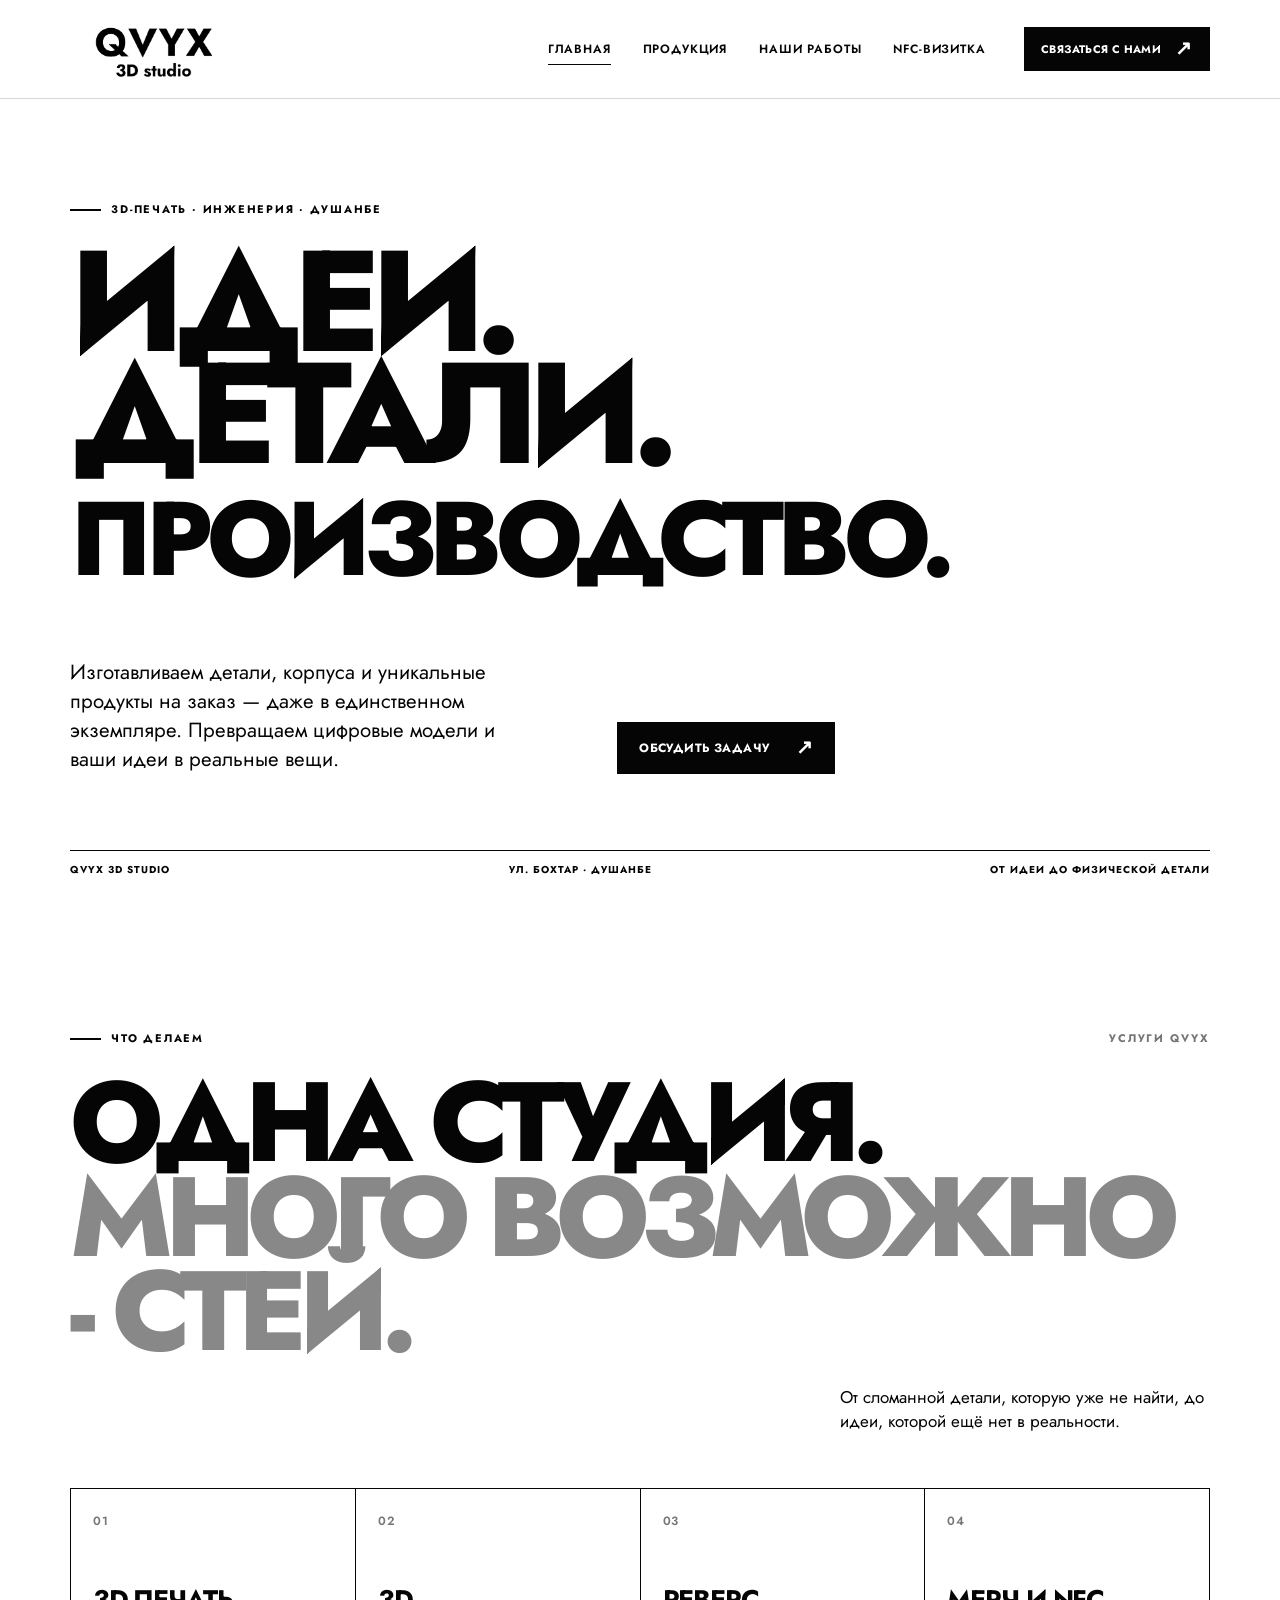
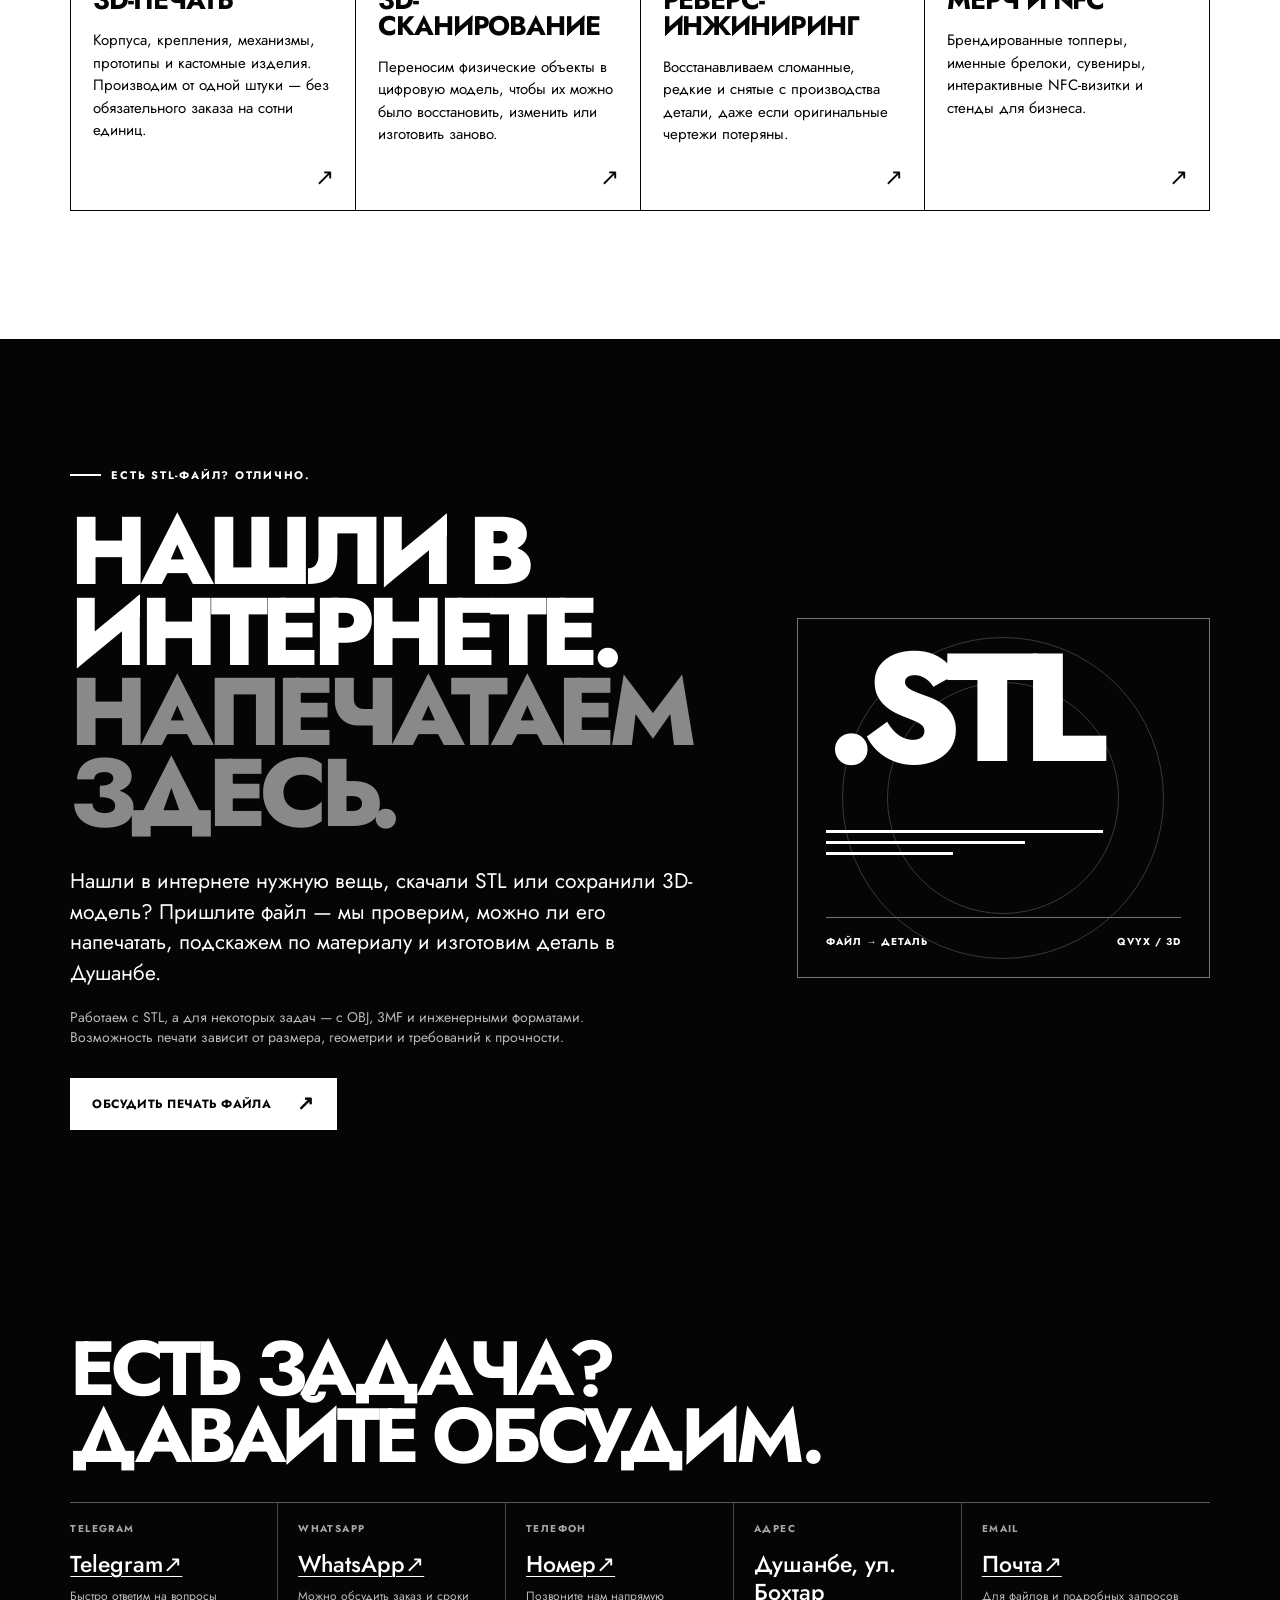
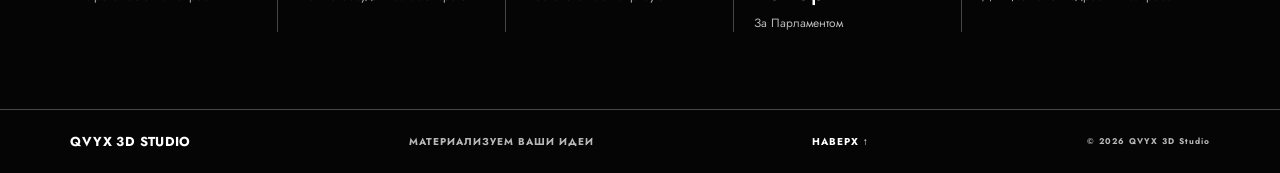
<file: index.html>
<!doctype html>
<html lang="ru">
<head>
  <meta charset="utf-8">
  <meta name="viewport" content="width=device-width, initial-scale=1">
  <meta name="theme-color" content="#ffffff">


  <title>QVYX 3D Studio — 3D-печать и изготовление деталей в Душанбе</title>
  <meta name="description" content="QVYX 3D Studio — студия 3D-печати в Душанбе. Изготовление деталей на заказ от 1 штуки, 3D-сканирование, реверс-инжиниринг, корпуса, прототипы и брендированный мерч.">
  <meta name="robots" content="index, follow">
  <meta name="author" content="QVYX 3D Studio">

   <link rel="canonical" href="https://qvyx.space/">
  
  <!-- FAVICON -->
  <link rel="icon" type="image/x-icon" href="./assets/favicon.ico">
  <link rel="icon" type="image/png" sizes="32x32" href="./assets/favicon32.png">
  <link rel="icon" type="image/png" sizes="48x48" href="./assets/favicon48.png">
  <link rel="apple-touch-icon" href="./assets/favicon.png">
  
  
  
  
  <link rel="preconnect" href="https://fonts.googleapis.com">
  <link rel="preconnect" href="https://fonts.gstatic.com" crossorigin>
  <link href="https://fonts.googleapis.com/css2?family=Jost:wght@300;400;500;600;700;800;900&display=swap" rel="stylesheet">
  <link rel="stylesheet" href="site.css">
  <script src="site.js" defer></script>

 <meta property="og:type" content="website">
  <meta property="og:site_name" content="QVYX 3D Studio">
  <meta property="og:title" content="QVYX 3D Studio — 3D-печать в Душанбе">
  <meta property="og:description" content="3D-печать, сканирование, восстановление деталей и кастомное производство от 1 штуки.">
  <meta property="og:url" content="https://qvyx.space/">
  <meta property="og:image" content="https://qvyx.space/assets/qvyx-logo.png">
  <meta property="og:locale" content="ru_RU">





  <!-- Twitter / социальные сети -->
  <meta name="twitter:card" content="summary_large_image">
  <meta name="twitter:title" content="QVYX 3D Studio">
  <meta name="twitter:description" content="Материализуем ваши идеи в Душанбе.">
  <meta name="twitter:image" content="https://qvyx.space/assets/qvyx-logo.png">

  <!-- Google: информация о компании -->
  <script type="application/ld+json">
  {
    "@context": "https://schema.org",
    "@type": "LocalBusiness",
    "name": "QVYX 3D Studio",
    "url": "https://qvyx.space/",
    "logo": "https://qvyx.space/assets/qvyx-logo.png",
    "image": "https://qvyx.space/assets/qvyx-logo.png",
    "description": "Студия 3D-печати, 3D-сканирования и реверс-инжиниринга в Душанбе.",
    "telephone": "+992918813331",
    "email": "dno65221@gmail.com",
    "address": {
      "@type": "PostalAddress",
      "streetAddress": "ул. Бохтар",
      "addressLocality": "Душанбе",
      "addressCountry": "TJ"
    },
    "areaServed": {
      "@type": "City",
      "name": "Душанбе"
    },
    "sameAs": [
      "https://t.me/QVYX3D"
    ]
  }
  </script>





</head>
<body>
  <a class="skip-link" href="#main">Перейти к содержимому</a>
  <header class="site-header" id="top">
    <a class="brand" href="index.html" aria-label="QVYX 3D Studio — главная"><img src="assets/qvyx-logo.png" alt="QVYX 3D Studio"></a>
    <nav class="desktop-nav" aria-label="Главная навигация">
      <a href="index.html" aria-current="page">Главная</a>
      <a href="products.html">Продукция</a>
      <a href="cases.html">Наши работы</a>
      <a href="nfc.html">NFC-визитка</a>
    </nav>
    <a class="button button-black header-cta" href="#contacts">Связаться с нами <span aria-hidden="true">↗</span></a>
    <button class="menu-toggle" type="button" aria-label="Открыть меню" aria-expanded="false" aria-controls="mobile-nav"><span></span><span></span></button>
  </header>
  <nav class="mobile-nav" id="mobile-nav" aria-label="Мобильная навигация" hidden>
    <a href="index.html" aria-current="page">Главная</a>
    <a href="products.html">Продукция</a>
    <a href="cases.html">Наши работы</a>
    <a href="nfc.html">NFC-визитка</a>
    <a class="button button-black" href="#contacts">Связаться с нами <span aria-hidden="true">↗</span></a>
  </nav>

  <main id="main">
    <!-- Главная: только первый экран, услуги и STL. Кейсы и статистика вынесены на cases.html. -->
    <section class="hero section-wrap">
      <div class="hero-copy">
        <p class="eyebrow"><span class="eyebrow-line"></span> 3D-ПЕЧАТЬ · ИНЖЕНЕРИЯ · ДУШАНБЕ</p>
        <h1>ИДЕИ.<br>ДЕТАЛИ.<br><span>ПРОИЗВОДСТВО.</span></h1>
        <div class="hero-bottom">
          <p class="hero-desc">Изготавливаем детали, корпуса и уникальные продукты на заказ — даже в единственном экземпляре. Превращаем цифровые модели и ваши идеи в реальные вещи.</p>
          <a class="button button-black" href="#contacts">Обсудить задачу <span aria-hidden="true">↗</span></a>
        </div>
      </div>
      <div class="hero-footline"><span>QVYX 3D STUDIO</span><span>УЛ. БОХТАР · ДУШАНБЕ</span><span>ОТ ИДЕИ ДО ФИЗИЧЕСКОЙ ДЕТАЛИ</span></div>
    </section>

    <section class="section section-wrap" id="services">
      <div class="section-heading">
        <p class="eyebrow"><span class="eyebrow-line"></span> ЧТО ДЕЛАЕМ <span class="section-index">УСЛУГИ QVYX</span></p>
        <h2>ОДНА СТУДИЯ.<br><span>МНОГО ВОЗМОЖНО<br>- СТЕЙ.</span></h2>
        <p class="heading-note">От сломанной детали, которую уже не найти, до идеи, которой ещё нет в реальности.</p>
      </div>
      <div class="services-grid">
        <article class="service-card"><span class="service-no">01</span><h3>3D-ПЕЧАТЬ</h3><p>Корпуса, крепления, механизмы, прототипы и кастомные изделия. Производим от одной штуки — без обязательного заказа на сотни единиц.</p><span class="service-arrow" aria-hidden="true">↗</span></article>
        <article class="service-card"><span class="service-no">02</span><h3>3D-СКАНИРОВАНИЕ</h3><p>Переносим физические объекты в цифровую модель, чтобы их можно было восстановить, изменить или изготовить заново.</p><span class="service-arrow" aria-hidden="true">↗</span></article>
        <article class="service-card"><span class="service-no">03</span><h3>РЕВЕРС-ИНЖИНИРИНГ</h3><p>Восстанавливаем сломанные, редкие и снятые с производства детали, даже если оригинальные чертежи потеряны.</p><span class="service-arrow" aria-hidden="true">↗</span></article>
        <article class="service-card"><span class="service-no">04</span><h3>МЕРЧ И NFC</h3><p>Брендированные топперы, именные брелоки, сувениры, интерактивные NFC-визитки и стенды для бизнеса.</p><span class="service-arrow" aria-hidden="true">↗</span></article>
      </div>
    </section>

    <section class="stl-section" id="stl">
      <div class="stl-inner section-wrap">
        <div class="stl-copy">
          <p class="eyebrow eyebrow-light"><span class="eyebrow-line"></span> ЕСТЬ STL-ФАЙЛ? ОТЛИЧНО.</p>
          <h2>НАШЛИ В ИНТЕРНЕТЕ.<br><span>НАПЕЧАТАЕМ ЗДЕСЬ.</span></h2>
          <p>Нашли в интернете нужную вещь, скачали STL или сохранили 3D-модель? Пришлите файл — мы проверим, можно ли его напечатать, подскажем по материалу и изготовим деталь в Душанбе.</p>
          <p class="stl-small">Работаем с STL, а для некоторых задач — с OBJ, 3MF и инженерными форматами. Возможность печати зависит от размера, геометрии и требований к прочности.</p>
          <a class="button button-white" href="#contacts">Обсудить печать файла <span aria-hidden="true">↗</span></a>
        </div>
        <div class="stl-graphic" aria-label="Цифровая модель превращается в деталь">
          <div class="file-mark">.STL</div><div class="file-lines"><span></span><span></span><span></span></div>
          <div class="file-bottom"><span>ФАЙЛ → ДЕТАЛЬ</span><span>QVYX / 3D</span></div>
        </div>
      </div>
    </section>
  </main>

  <!-- FOOTER CONTACTS: replace the placeholder links/text below with official QVYX contacts. -->
  <section class="contact-band" id="contacts">
    <h2>ЕСТЬ ЗАДАЧА?<br>ДАВАЙТЕ ОБСУДИМ.</h2>
    <div class="contact-grid">
      <div class="contact-item"><span>TELEGRAM</span><!-- contact1: telegram --><a href="https://t.me/QVYX3D" target="_blank" rel="noopener">Telegram↗</a><small>Быстро ответим на вопросы</small></div>
      <div class="contact-item"><span>WHATSAPP</span><!-- contact2: whatsapp --><a href="https://wa.me/992918813331" target="_blank" rel="noopener">WhatsApp↗</a><small>Можно обсудить заказ и сроки</small></div>
      <div class="contact-item"><span>ТЕЛЕФОН</span><!-- contact3: phone --><a href="tel:+992918813331">Номер↗</a><small>Позвоните нам напрямую</small></div>
      <div class="contact-item"><span>АДРЕС</span><!-- contact4: address --><address>Душанбе, ул. Бохтар</address><small>За Парламентом</small></div>
      <div class="contact-item"><span>EMAIL</span><!-- contact5: email --><a href="mailto:dno65221@gmail.com">Почта↗</a><small>Для файлов и подробных запросов</small></div>
    </div>
  </section>
  <footer class="site-footer"><a href="index.html" class="footer-brand">QVYX 3D STUDIO</a><span>МАТЕРИАЛИЗУЕМ ВАШИ ИДЕИ</span><a href="#top">НАВЕРХ ↑</a><small>© <span data-current-year></span> QVYX 3D Studio</small></footer>
</body>
</html>
</file>
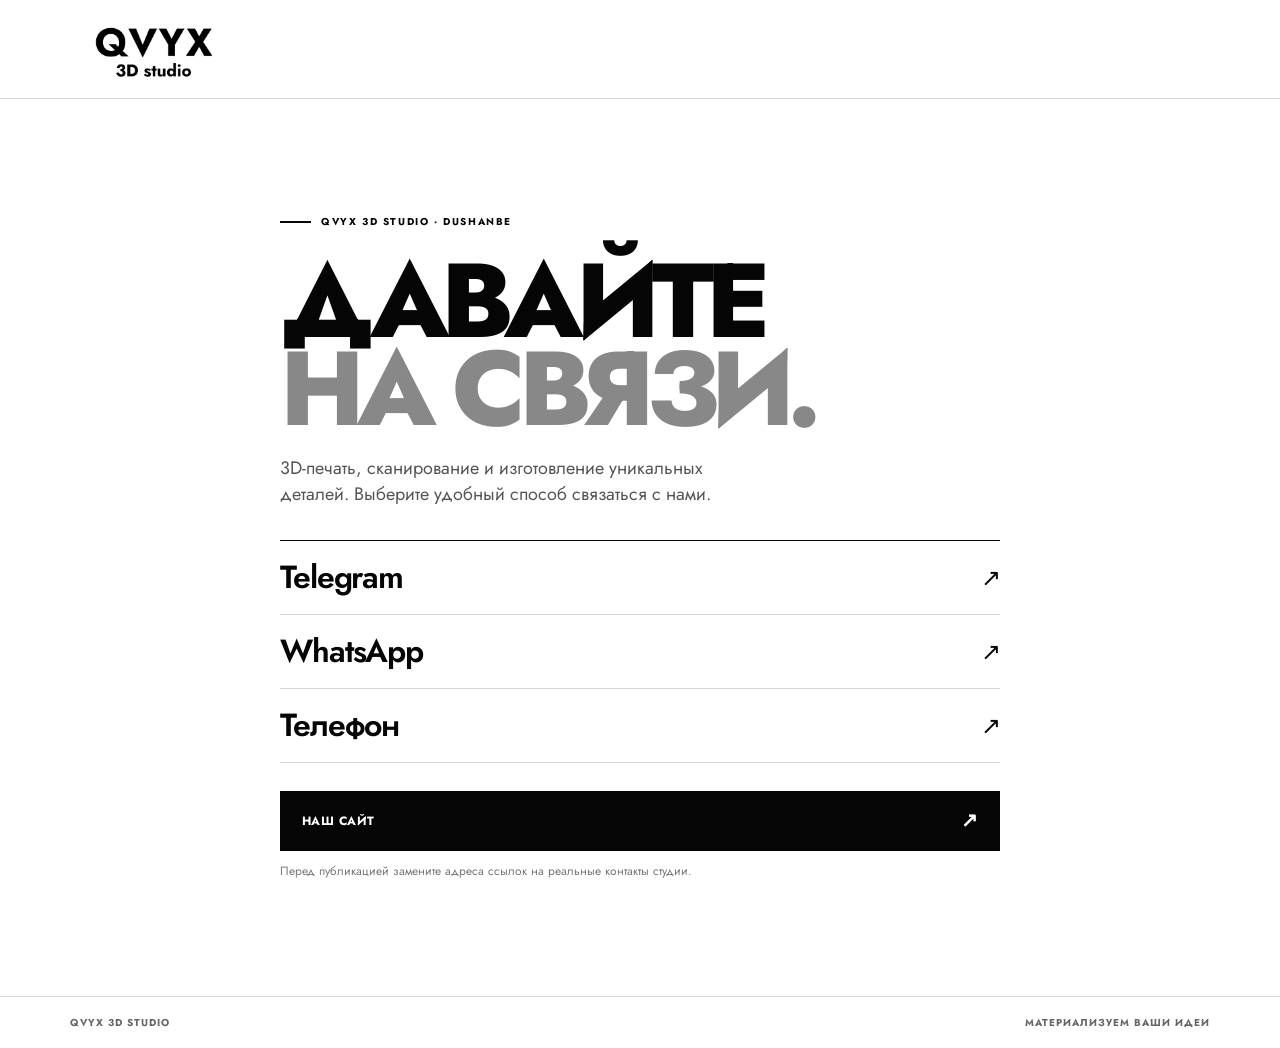
<file: card.html>
<!doctype html>
<html lang="ru">
<head>
  <meta charset="utf-8"><meta name="viewport" content="width=device-width, initial-scale=1"><meta name="theme-color" content="#ffffff">
  <meta name="description" content="Контакты QVYX 3D Studio — быстрые ссылки на Telegram, WhatsApp и телефон.">
  <title>Контакты QVYX 3D Studio</title>
  <link rel="preconnect" href="https://fonts.googleapis.com"><link rel="preconnect" href="https://fonts.gstatic.com" crossorigin>
  <link href="https://fonts.googleapis.com/css2?family=Jost:wght@300;400;500;600;700;800;900&display=swap" rel="stylesheet"><link rel="stylesheet" href="site.css"><script src="site.js" defer></script>
</head>
<body>
  <header class="site-header" id="top">
    <a class="brand" href="index.html" aria-label="QVYX 3D Studio — главная"><img src="assets/qvyx-logo.png" alt="QVYX 3D Studio"></a>
    <button class="menu-toggle" type="button" aria-label="Открыть меню" aria-expanded="false" aria-controls="mobile-nav"><span></span><span></span></button>
  </header>
  <nav class="mobile-nav" id="mobile-nav" aria-label="Мобильная навигация" hidden><a href="index.html">Главная</a><a href="products.html">Продукция</a><a href="cases.html">Наши работы</a><a href="nfc.html" aria-current="page">NFC-визитка</a><a class="button button-black" href="index.html">Наш сайт <span aria-hidden="true">↗</span></a></nav>
  <main id="main" class="nfc-page">
    <section class="nfc-panel">
      <p class="nfc-topline"><span class="eyebrow-line"></span> QVYX 3D STUDIO · DUSHANBE</p>
      <h1 class="nfc-title">ДАВАЙТЕ<br><span class="heading-muted">НА СВЯЗИ.</span></h1>
      <p class="nfc-subtitle">3D-печать, сканирование и изготовление уникальных деталей. Выберите удобный способ связаться с нами.</p>
      <div class="nfc-links">
        <!-- contact_tg --><a class="nfc-link" href="https://t.me/YOUR_TELEGRAM" target="_blank" rel="noopener"><span>Telegram</span><span>↗</span></a>
        <!-- contact_wa --><a class="nfc-link" href="https://wa.me/992XXXXXXXXX" target="_blank" rel="noopener"><span>WhatsApp</span><span>↗</span></a>
        <!-- contact_phone --><a class="nfc-link" href="tel:+992XXXXXXXXX"><span>Телефон</span><span>↗</span></a>
      </div>
      <a class="button button-black nfc-site-button" href="index.html">Наш сайт <span aria-hidden="true">↗</span></a>
      <p class="placeholder-note">Перед публикацией замените адреса ссылок на реальные контакты студии.</p>
    </section>
    <footer class="nfc-footer"><span>QVYX 3D STUDIO</span><span>МАТЕРИАЛИЗУЕМ ВАШИ ИДЕИ</span></footer>
  </main>
</body>
</html>
</file>
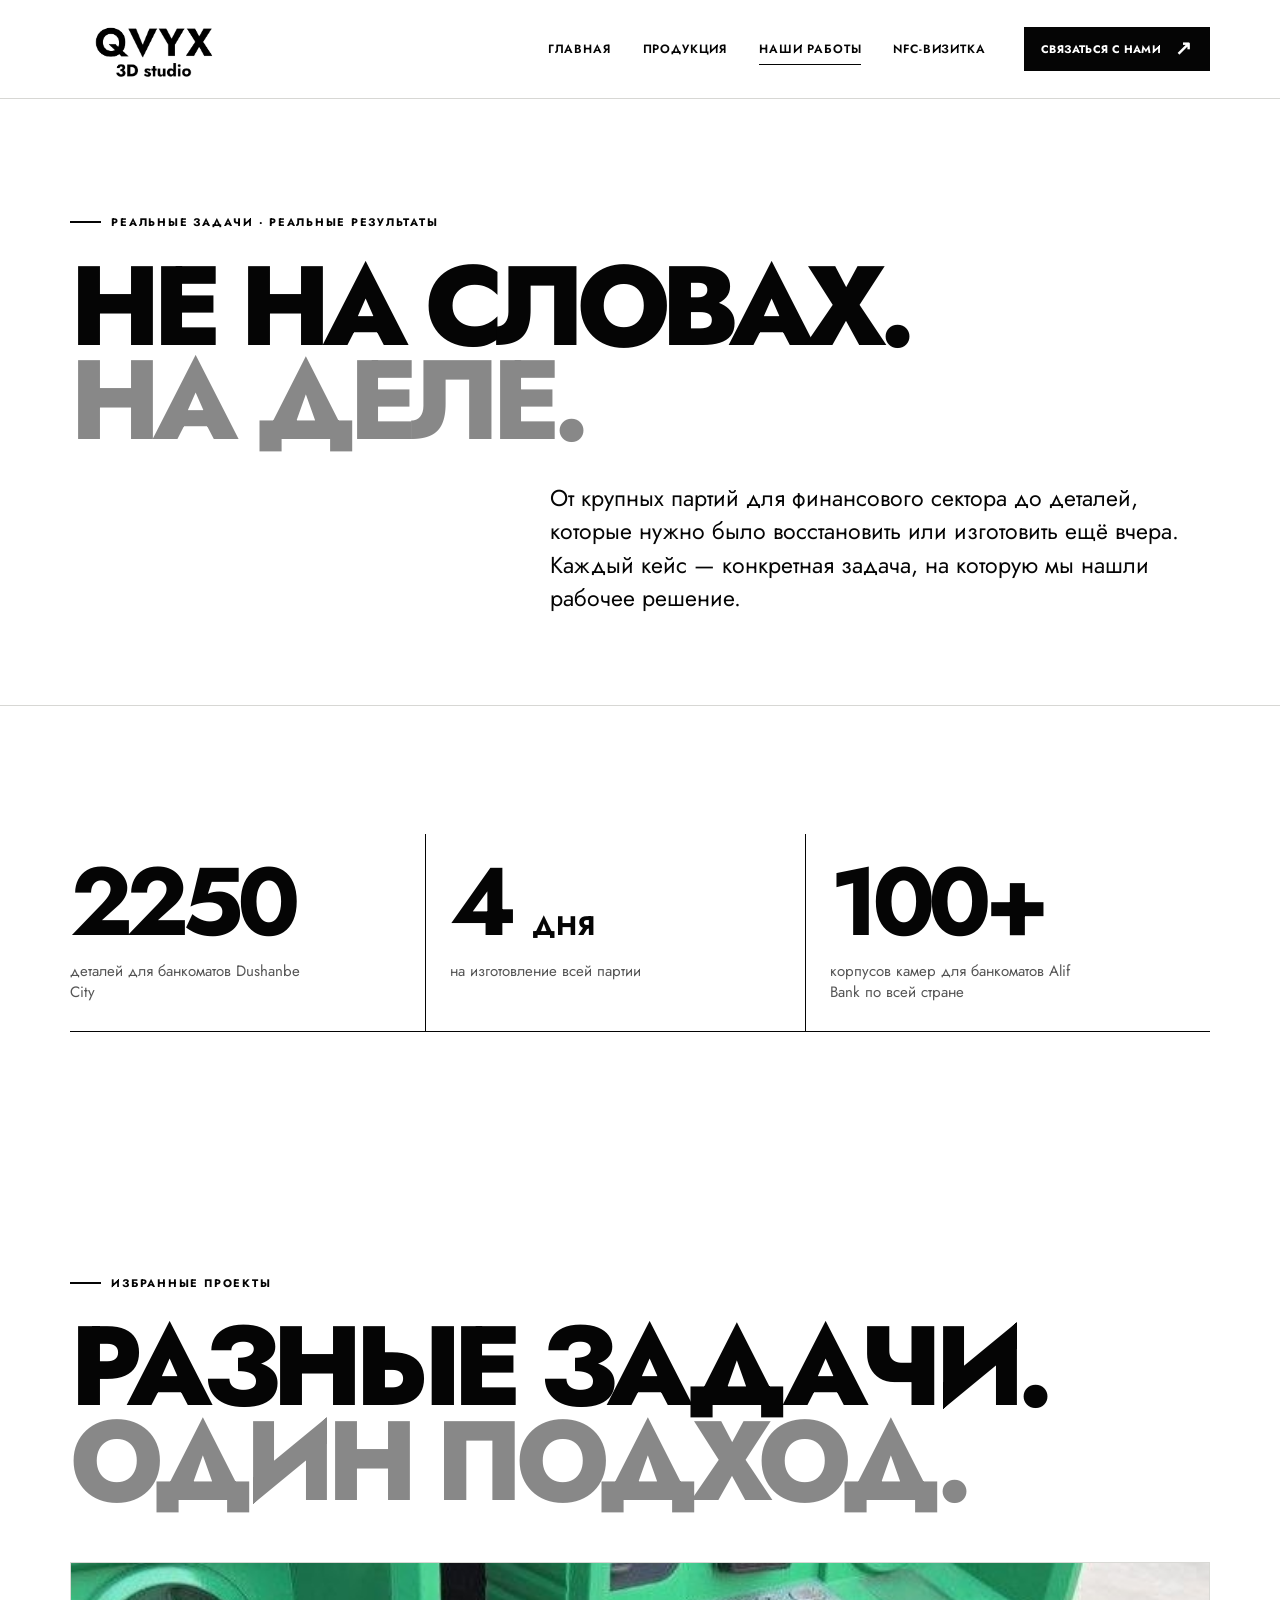
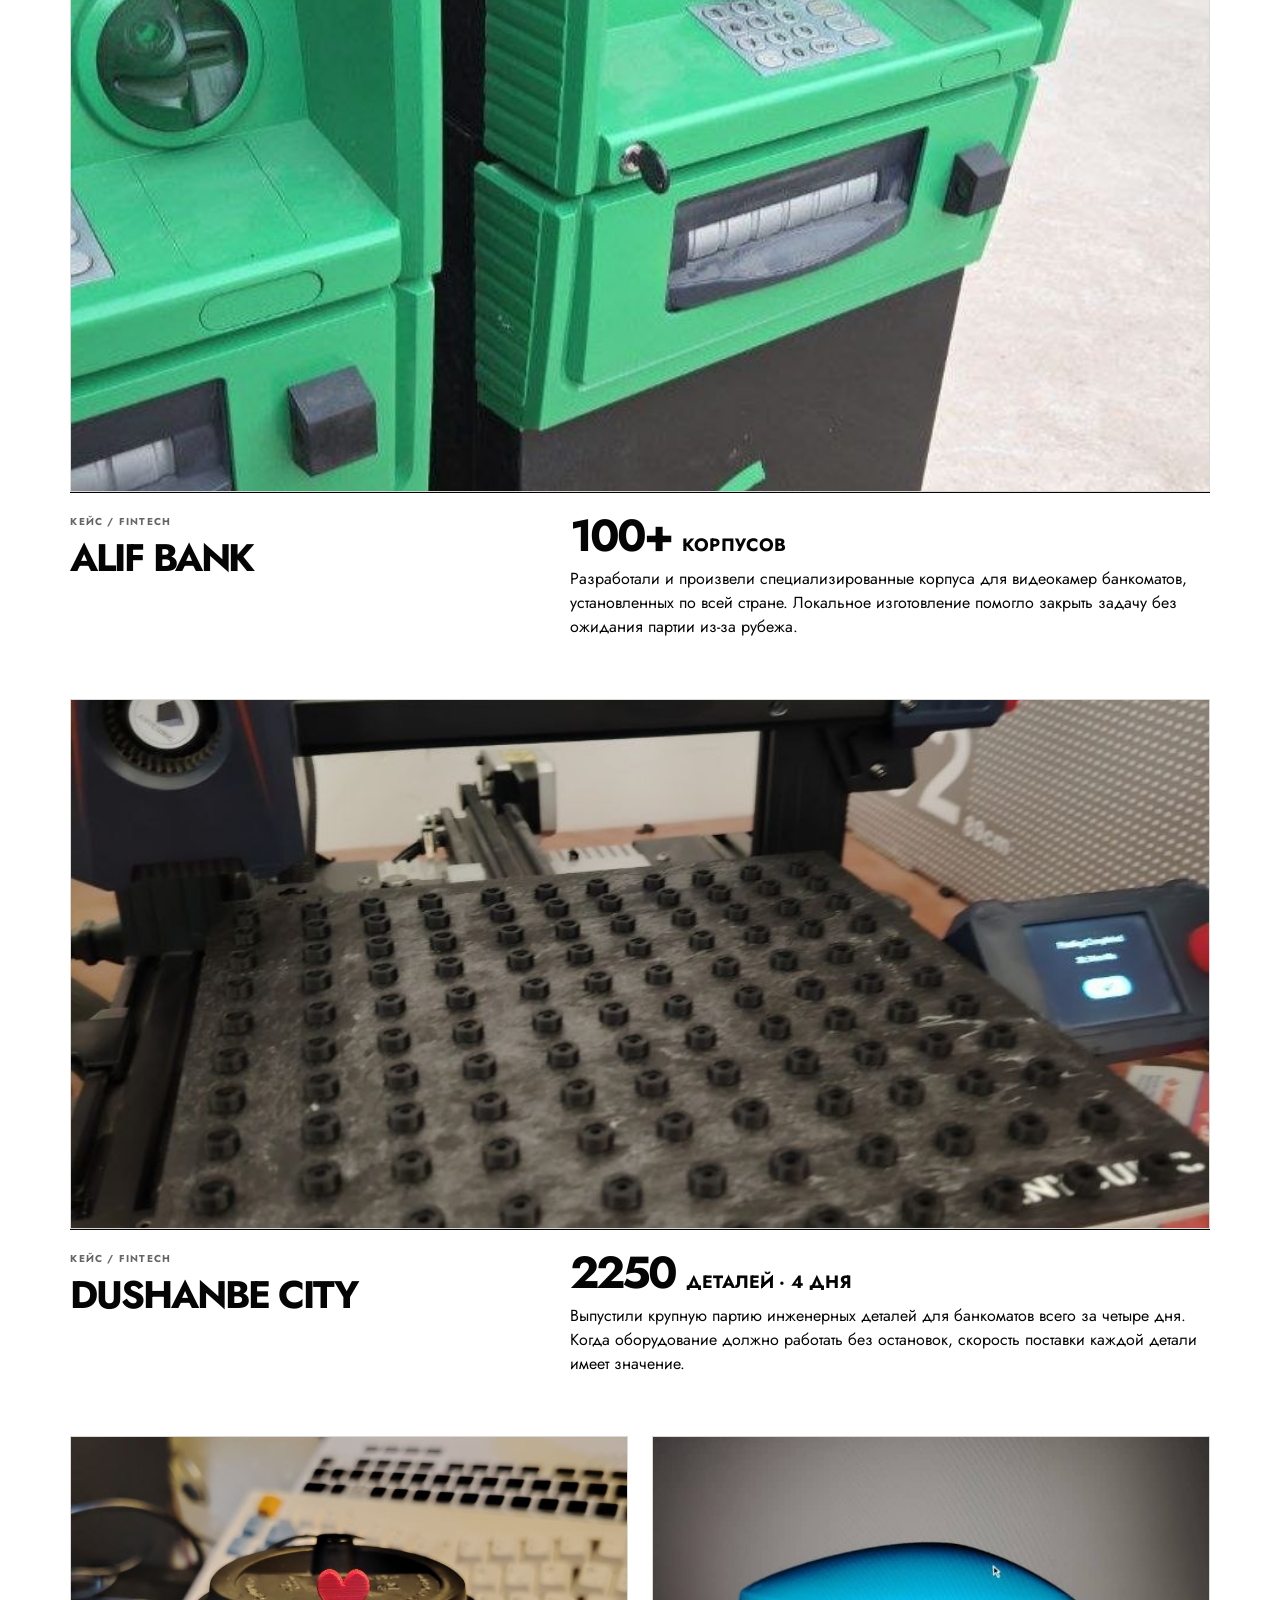
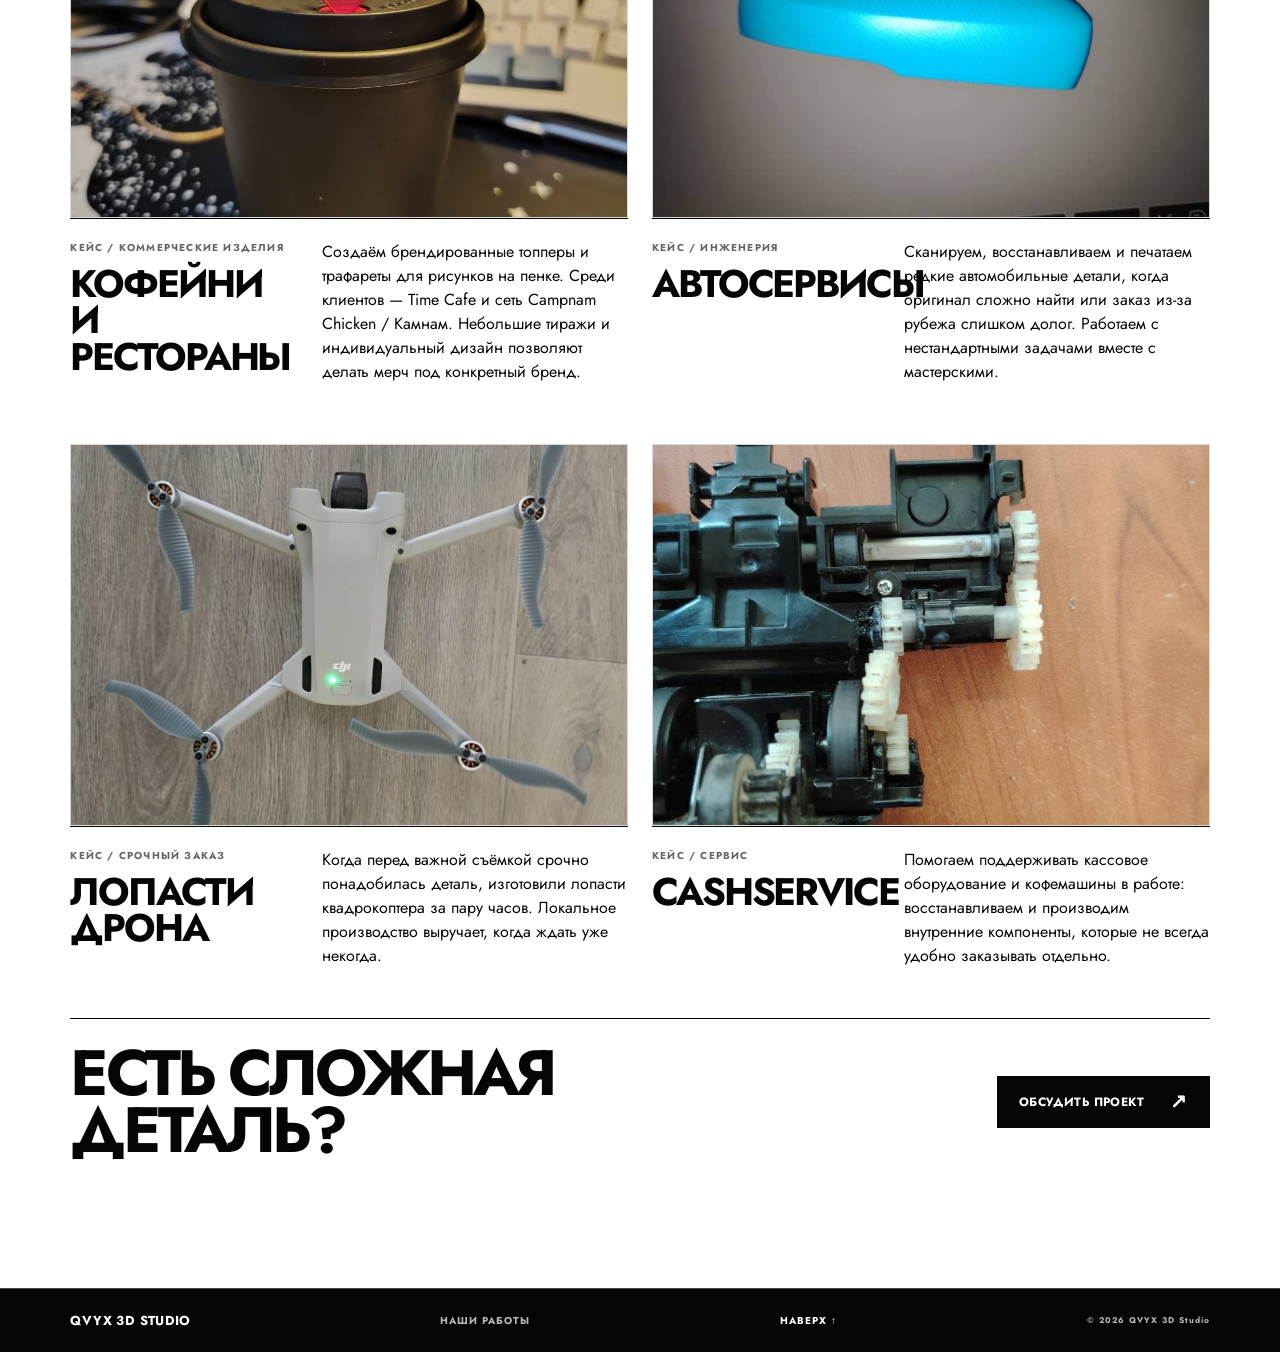
<file: cases.html>
<!doctype html>
<html lang="ru">
<head>
  <meta charset="utf-8"><meta name="viewport" content="width=device-width, initial-scale=1"><meta name="theme-color" content="#ffffff">
  <meta name="description" content="Реальные кейсы QVYX 3D Studio: детали для банкоматов Dushanbe City и Alif Bank, автодетали, кофейни и срочные спецзаказы.">
  <title>Наши работы — QVYX 3D Studio</title>
  <link rel="preconnect" href="https://fonts.googleapis.com"><link rel="preconnect" href="https://fonts.gstatic.com" crossorigin>
  <link href="https://fonts.googleapis.com/css2?family=Jost:wght@300;400;500;600;700;800;900&display=swap" rel="stylesheet"><link rel="stylesheet" href="site.css"><script src="site.js" defer></script>
</head>
<body>
  <a class="skip-link" href="#main">Перейти к содержимому</a>
  <header class="site-header" id="top">
    <a class="brand" href="index.html" aria-label="QVYX 3D Studio — главная"><img src="assets/qvyx-logo.png" alt="QVYX 3D Studio"></a>
    <nav class="desktop-nav" aria-label="Главная навигация"><a href="index.html">Главная</a><a href="products.html">Продукция</a><a href="cases.html" aria-current="page">Наши работы</a><a href="nfc.html">NFC-визитка</a></nav>
    <a class="button button-black header-cta" href="index.html#contacts">Связаться с нами <span aria-hidden="true">↗</span></a>
    <button class="menu-toggle" type="button" aria-label="Открыть меню" aria-expanded="false" aria-controls="mobile-nav"><span></span><span></span></button>
  </header>
  <nav class="mobile-nav" id="mobile-nav" aria-label="Мобильная навигация" hidden><a href="index.html">Главная</a><a href="products.html">Продукция</a><a href="cases.html" aria-current="page">Наши работы</a><a href="nfc.html">NFC-визитка</a><a class="button button-black" href="index.html#contacts">Связаться с нами <span aria-hidden="true">↗</span></a></nav>
  <main id="main">
    <section class="page-hero section-wrap">
      <p class="eyebrow"><span class="eyebrow-line"></span> РЕАЛЬНЫЕ ЗАДАЧИ · РЕАЛЬНЫЕ РЕЗУЛЬТАТЫ</p>
      <h1 class="page-title">НЕ НА СЛОВАХ.<br><span class="heading-muted">НА ДЕЛЕ.</span></h1>
      <p class="page-intro">От крупных партий для финансового сектора до деталей, которые нужно было восстановить или изготовить ещё вчера. Каждый кейс — конкретная задача, на которую мы нашли рабочее решение.</p>
    </section>
    <section class="section section-wrap" aria-label="QVYX в цифрах">
      <div class="stats-grid">
        <div class="stat-card"><strong>2250</strong><p>деталей для банкоматов Dushanbe City</p></div>
        <div class="stat-card"><strong>4 <small>ДНЯ</small></strong><p>на изготовление всей партии</p></div>
        <div class="stat-card"><strong>100+</strong><p>корпусов камер для банкоматов Alif Bank по всей стране</p></div>
      </div>
    </section>
    <section class="section section-wrap cases-section">
      <div class="section-heading"><p class="eyebrow"><span class="eyebrow-line"></span> ИЗБРАННЫЕ ПРОЕКТЫ</p><h2>РАЗНЫЕ ЗАДАЧИ.<br><span>ОДИН ПОДХОД.</span></h2></div>
      <div class="cases-grid">
        <article class="case-card case-wide">
          <div class="case-photo media-placeholder"><!-- photo1: case_alif -->
            
            <img src="assets/Alif.jpg" alt="Alif" style="width: 100%; height: 100%; object-fit: cover; display: block;">
            
          <div class="placeholder-label"><strong></strong></div></div>
          <div class="case-info"><div><span class="case-kicker">КЕЙС / FINTECH</span><h3>ALIF BANK</h3></div><div><div class="case-stat">100+ <span>КОРПУСОВ</span></div><p>Разработали и произвели специализированные корпуса для видеокамер банкоматов, установленных по всей стране. Локальное изготовление помогло закрыть задачу без ожидания партии из-за рубежа.</p></div></div>
        </article>
        <article class="case-card case-wide">
          <div class="case-photo media-placeholder"><!-- photo2: case_dc -->
            
            <img src="assets/dc.jpg" alt="dc" style="width: 100%; height: 100%; object-fit: cover; display: block;">

          <div class="placeholder-label"><strong></strong></div></div>
          <div class="case-info"><div><span class="case-kicker">КЕЙС / FINTECH</span><h3>DUSHANBE CITY</h3></div><div><div class="case-stat">2250 <span>ДЕТАЛЕЙ · 4 ДНЯ</span></div><p>Выпустили крупную партию инженерных деталей для банкоматов всего за четыре дня. Когда оборудование должно работать без остановок, скорость поставки каждой детали имеет значение.</p></div></div>
        </article>
        <article class="case-card">
          <div class="case-photo media-placeholder"><!-- photo3: case_other -->
            
            <img src="assets/coffee.jpg" alt="coffee" style="width: 100%; height: 100%; object-fit: cover; display: block;">
            
          <div class="placeholder-label"><strong></strong></div></div>
          <div class="case-info"><div><span class="case-kicker">КЕЙС / КОММЕРЧЕСКИЕ ИЗДЕЛИЯ</span><h3>КОФЕЙНИ И РЕСТОРАНЫ</h3></div><p>Создаём брендированные топперы и трафареты для рисунков на пенке. Среди клиентов — Time Cafe и сеть Campnam Chicken / Камнам. Небольшие тиражи и индивидуальный дизайн позволяют делать мерч под конкретный бренд.</p></div>
        </article>
        <article class="case-card">
          <div class="case-photo media-placeholder"><!-- photo4: case_autoparts -->
            
            <img src="assets/avto.jpg" alt="avto" style="width: 100%; height: 100%; object-fit: cover; display: block;">
            
          <div class="placeholder-label"><strong></strong></div></div>
          <div class="case-info"><div><span class="case-kicker">КЕЙС / ИНЖЕНЕРИЯ</span><h3>АВТОСЕРВИСЫ</h3></div><p>Сканируем, восстанавливаем и печатаем редкие автомобильные детали, когда оригинал сложно найти или заказ из-за рубежа слишком долог. Работаем с нестандартными задачами вместе с мастерскими.</p></div>
        </article>
        <article class="case-card">
          <div class="case-photo media-placeholder"><!-- photo5: case_drone -->
            
            <img src="assets/drone.webp" alt="drone" style="width: 100%; height: 100%; object-fit: cover; display: block;">
            
          <div class="placeholder-label"><strong></strong></div></div>
          <div class="case-info"><div><span class="case-kicker">КЕЙС / СРОЧНЫЙ ЗАКАЗ</span><h3>ЛОПАСТИ ДРОНА</h3></div><p>Когда перед важной съёмкой срочно понадобилась деталь, изготовили лопасти квадрокоптера за пару часов. Локальное производство выручает, когда ждать уже некогда.</p></div>
        </article>
        <article class="case-card">
          <div class="case-photo media-placeholder"><!-- photo6: case_cashservice -->
            
            <img src="assets/cash.jpg" alt="CASHSERVICE" style="width: 100%; height: 100%; object-fit: cover; display: block;">
            
          <div class="placeholder-label"><strong></strong></div></div>
          <div class="case-info"><div><span class="case-kicker">КЕЙС / СЕРВИС</span><h3>CASHSERVICE</h3></div><p>Помогаем поддерживать кассовое оборудование и кофемашины в работе: восстанавливаем и производим внутренние компоненты, которые не всегда удобно заказывать отдельно.</p></div>
        </article>
      </div>
      <div class="text-cta"><h2>ЕСТЬ СЛОЖНАЯ<br>ДЕТАЛЬ?</h2><a class="button button-black" href="index.html#contacts">Обсудить проект <span aria-hidden="true">↗</span></a></div>
    </section>
  </main>
  <footer class="site-footer"><a href="index.html" class="footer-brand">QVYX 3D STUDIO</a><span>НАШИ РАБОТЫ</span><a href="#top">НАВЕРХ ↑</a><small>© <span data-current-year></span> QVYX 3D Studio</small></footer>
</body>
</html>
</file>
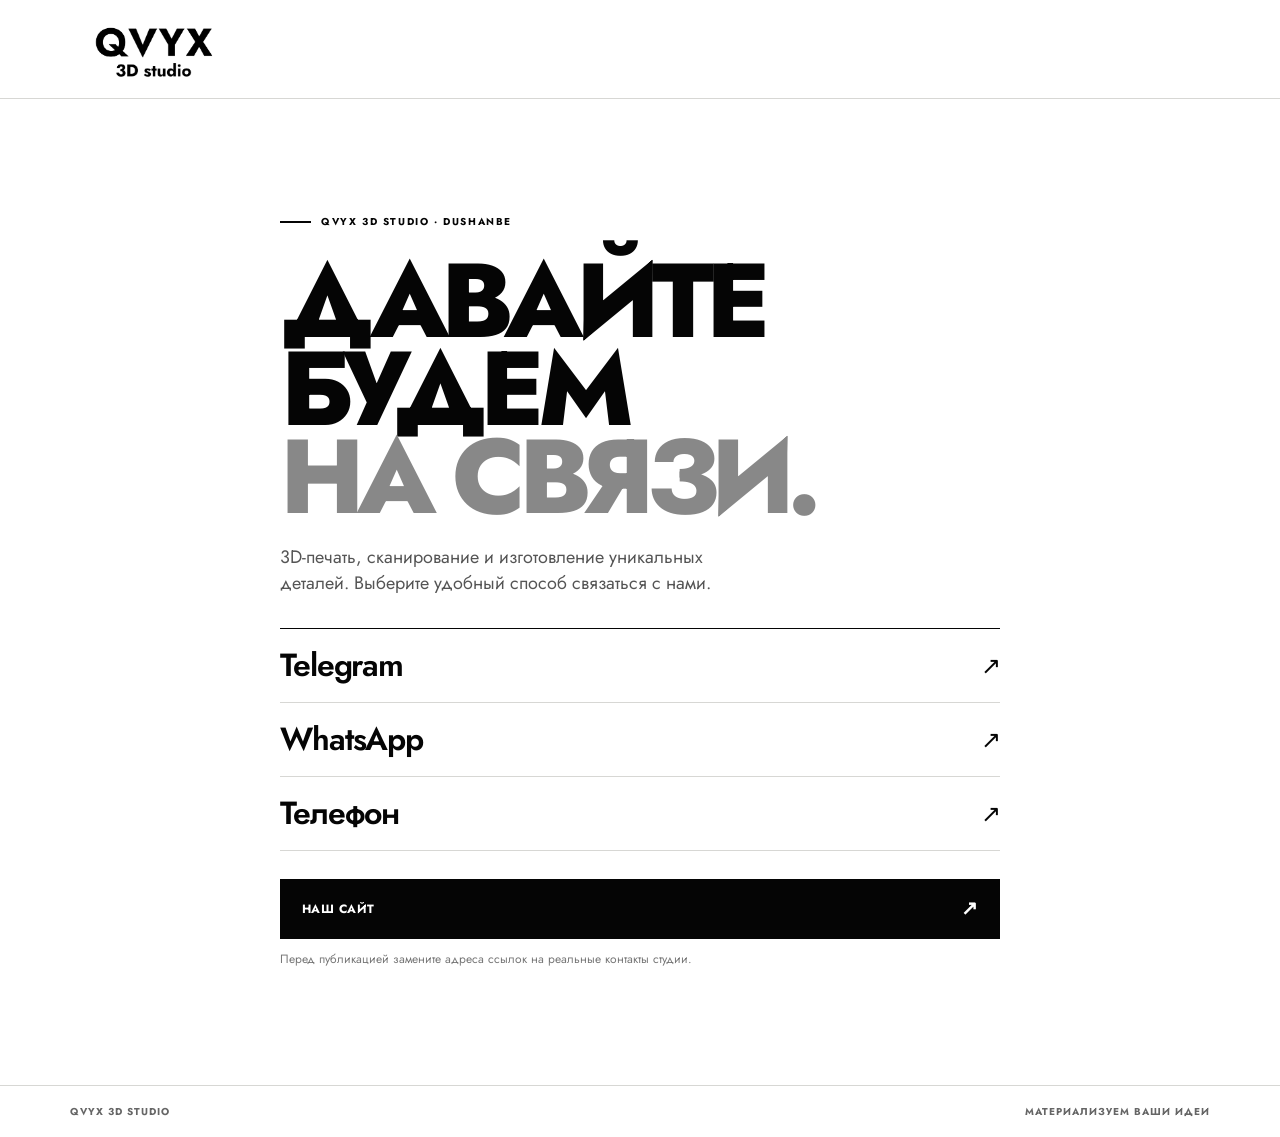
<file: nfc.html>
<!doctype html>
<html lang="ru">
<head>
  <meta charset="utf-8"><meta name="viewport" content="width=device-width, initial-scale=1"><meta name="theme-color" content="#ffffff">
  <meta name="description" content="Контакты QVYX 3D Studio — быстрые ссылки на Telegram, WhatsApp и телефон.">
  <title>Контакты QVYX 3D Studio</title>
  <link rel="preconnect" href="https://fonts.googleapis.com"><link rel="preconnect" href="https://fonts.gstatic.com" crossorigin>
  <link href="https://fonts.googleapis.com/css2?family=Jost:wght@300;400;500;600;700;800;900&display=swap" rel="stylesheet"><link rel="stylesheet" href="site.css"><script src="site.js" defer></script>
</head>
<body>
  <header class="site-header" id="top">
    <a class="brand" href="index.html" aria-label="QVYX 3D Studio — главная"><img src="assets/qvyx-logo.png" alt="QVYX 3D Studio"></a>
    <button class="menu-toggle" type="button" aria-label="Открыть меню" aria-expanded="false" aria-controls="mobile-nav"><span></span><span></span></button>
  </header>
  <nav class="mobile-nav" id="mobile-nav" aria-label="Мобильная навигация" hidden><a href="index.html">Главная</a><a href="products.html">Продукция</a><a href="cases.html">Наши работы</a><a href="nfc.html" aria-current="page">NFC-визитка</a><a class="button button-black" href="index.html">Наш сайт <span aria-hidden="true">↗</span></a></nav>
  <main id="main" class="nfc-page">
    <section class="nfc-panel">
      <p class="nfc-topline"><span class="eyebrow-line"></span> QVYX 3D STUDIO · DUSHANBE</p>
      <h1 class="nfc-title">ДАВАЙТЕ БУДЕМ<br><span class="heading-muted">НА СВЯЗИ.</span></h1>
      <p class="nfc-subtitle">3D-печать, сканирование и изготовление уникальных деталей. Выберите удобный способ связаться с нами.</p>
      <div class="nfc-links">
        <!-- contact_tg --><a class="nfc-link" href="https://t.me/QVYX3D" target="_blank" rel="noopener"><span>Telegram</span><span>↗</span></a>
        <!-- contact_wa --><a class="nfc-link" href="https://wa.me/992918813331" target="_blank" rel="noopener"><span>WhatsApp</span><span>↗</span></a>
        <!-- contact_phone --><a class="nfc-link" href="tel:+992918813331"><span>Телефон</span><span>↗</span></a>
      </div>
      <a class="button button-black nfc-site-button" href="index.html">Наш сайт <span aria-hidden="true">↗</span></a>
      <p class="placeholder-note">Перед публикацией замените адреса ссылок на реальные контакты студии.</p>
    </section>
    <footer class="nfc-footer"><span>QVYX 3D STUDIO</span><span>МАТЕРИАЛИЗУЕМ ВАШИ ИДЕИ</span></footer>
  </main>
</body>
</html>
</file>
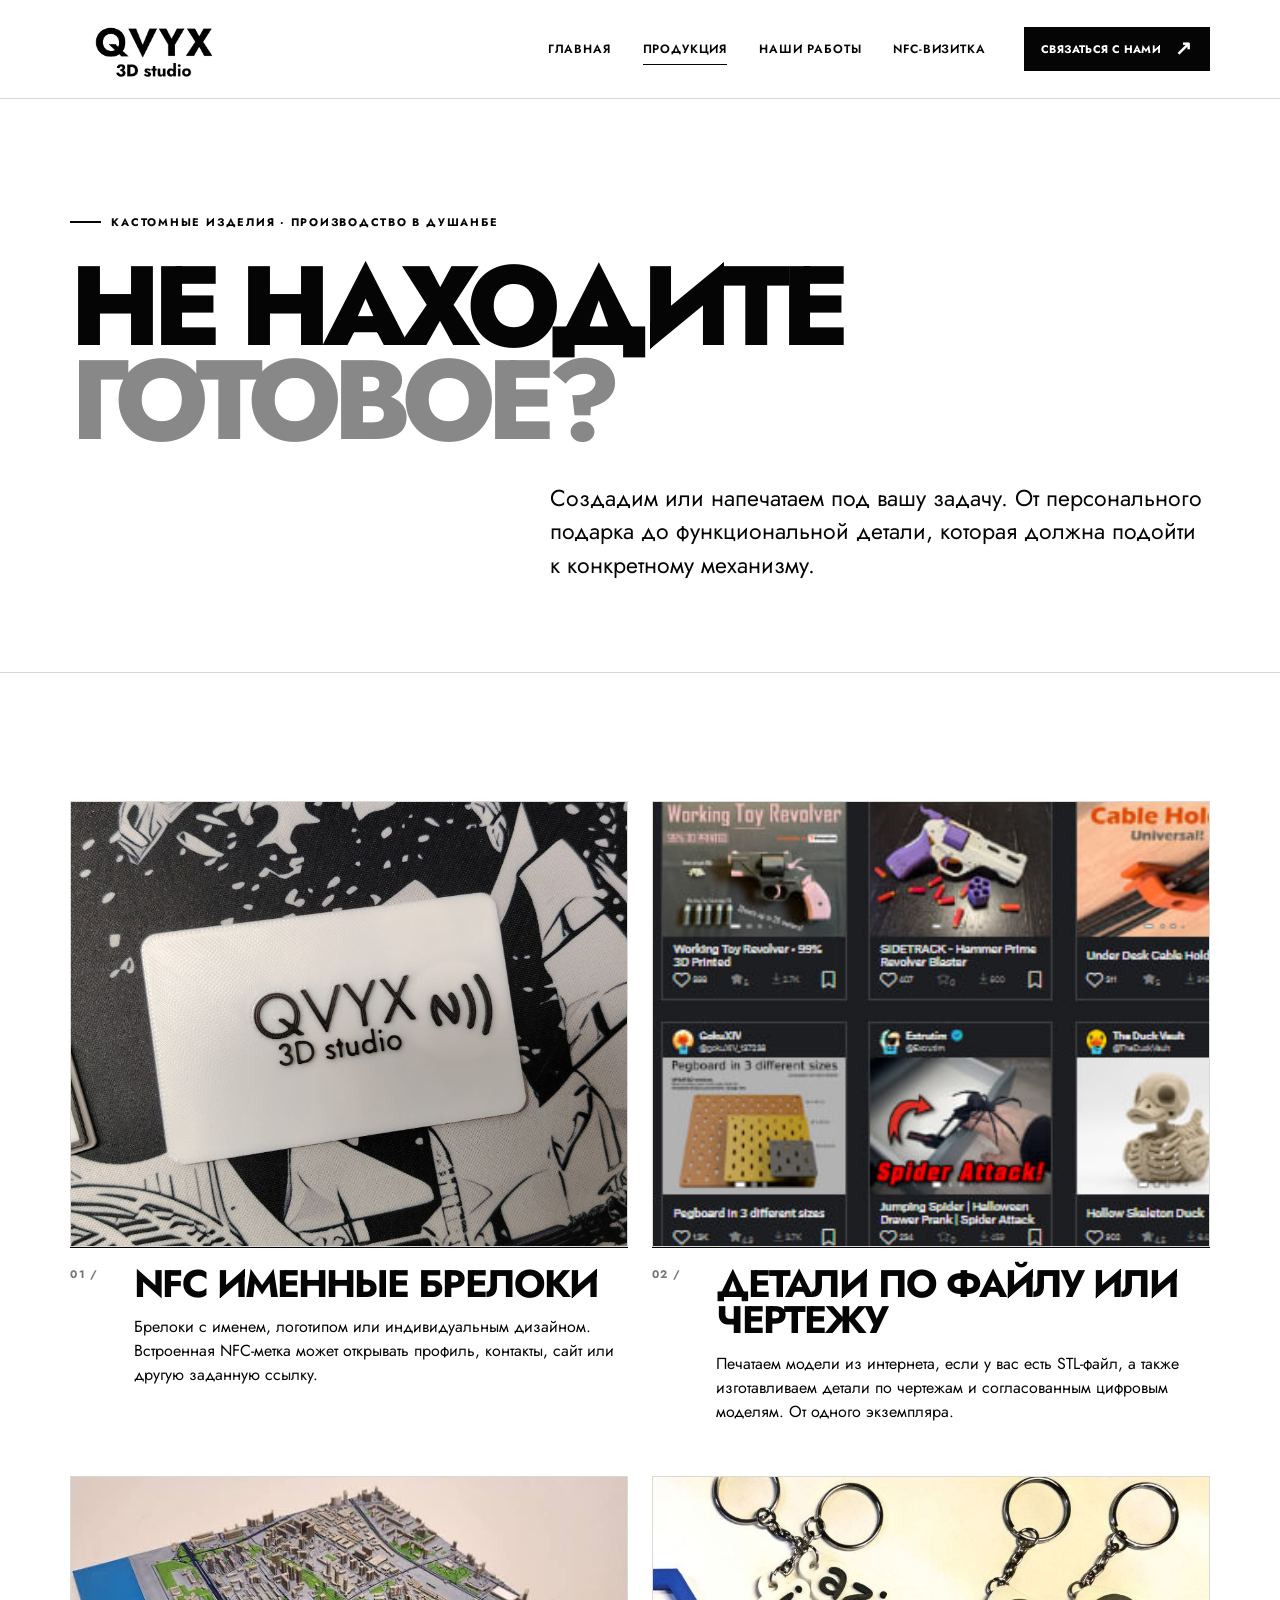
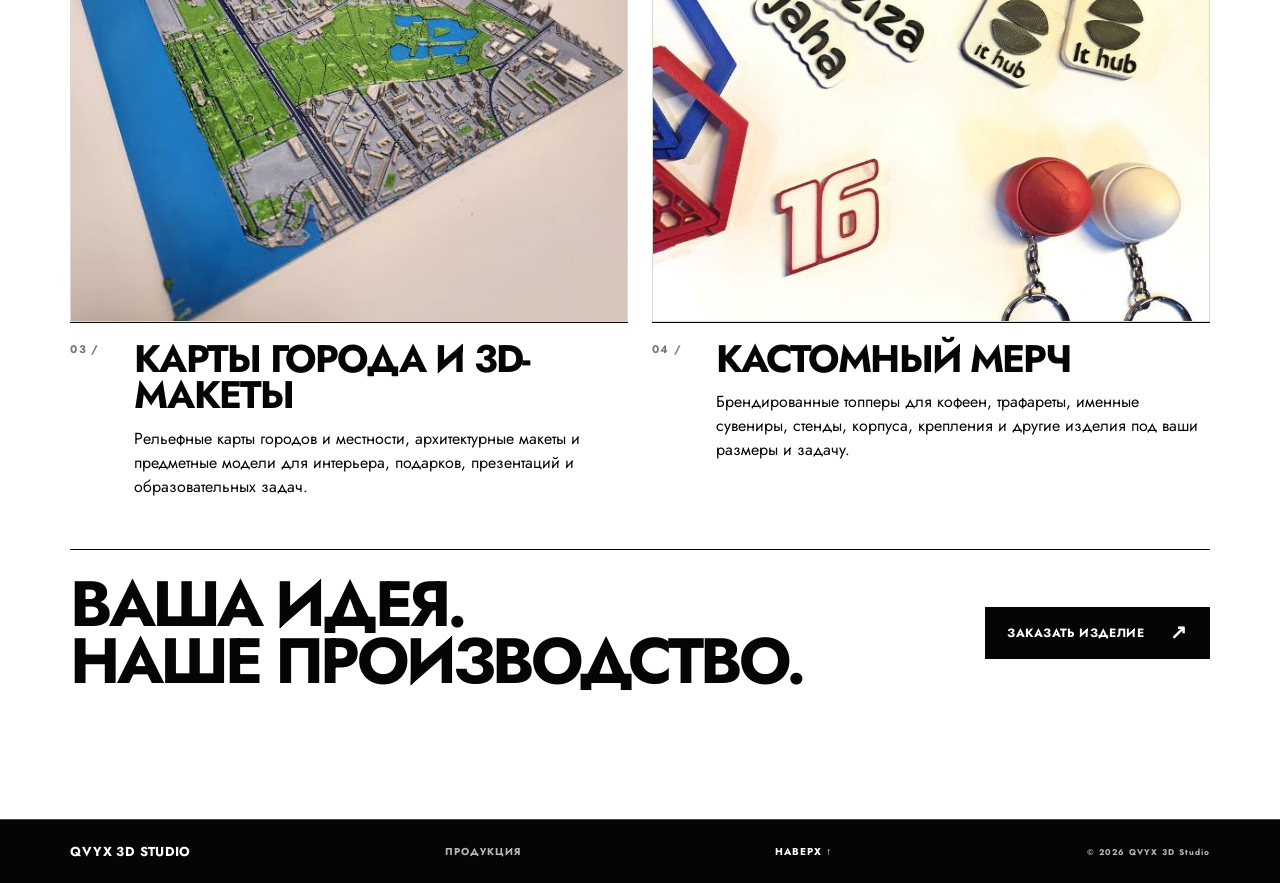
<file: products.html>
<!doctype html>
<html lang="ru">
<head>
  <meta charset="utf-8"><meta name="viewport" content="width=device-width, initial-scale=1"><meta name="theme-color" content="#ffffff">
  <meta name="description" content="Продукция QVYX 3D Studio: NFC-брелоки, печать деталей по STL и чертежам, 3D-карты Душанбе и Таджикистана, кастомные изделия и мерч.">
  <title>Продукция — QVYX 3D Studio</title>
  <link rel="preconnect" href="https://fonts.googleapis.com"><link rel="preconnect" href="https://fonts.gstatic.com" crossorigin>
  <link href="https://fonts.googleapis.com/css2?family=Jost:wght@300;400;500;600;700;800;900&display=swap" rel="stylesheet"><link rel="stylesheet" href="site.css"><script src="site.js" defer></script>
</head>
<body>
  <a class="skip-link" href="#main">Перейти к содержимому</a>
  <header class="site-header" id="top">
    <a class="brand" href="index.html" aria-label="QVYX 3D Studio — главная"><img src="assets/qvyx-logo.png" alt="QVYX 3D Studio"></a>
    <nav class="desktop-nav" aria-label="Главная навигация"><a href="index.html">Главная</a><a href="products.html" aria-current="page">Продукция</a><a href="cases.html">Наши работы</a><a href="nfc.html">NFC-визитка</a></nav>
    <a class="button button-black header-cta" href="index.html#contacts">Связаться с нами <span aria-hidden="true">↗</span></a>
    <button class="menu-toggle" type="button" aria-label="Открыть меню" aria-expanded="false" aria-controls="mobile-nav"><span></span><span></span></button>
  </header>
  <nav class="mobile-nav" id="mobile-nav" aria-label="Мобильная навигация" hidden><a href="index.html">Главная</a><a href="products.html" aria-current="page">Продукция</a><a href="cases.html">Наши работы</a><a href="nfc.html">NFC-визитка</a><a class="button button-black" href="index.html#contacts">Связаться с нами <span aria-hidden="true">↗</span></a></nav>
  <main id="main">
    <section class="page-hero section-wrap">
      <p class="eyebrow"><span class="eyebrow-line"></span> КАСТОМНЫЕ ИЗДЕЛИЯ · ПРОИЗВОДСТВО В ДУШАНБЕ</p>
      <h1 class="page-title">НЕ НАХОДИТЕ<br><span class="heading-muted">ГОТОВОЕ?</span></h1>
      <p class="page-intro">Создадим или напечатаем под вашу задачу. От персонального подарка до функциональной детали, которая должна подойти к конкретному механизму.</p>
    </section>
    <section class="section section-wrap">
      <div class="products-grid">
        <article class="product-card">
          <div class="product-photo media-placeholder"><!-- photo_product1 -->
            
            <img src="assets/nfc.jpeg" alt="Именные NFC-брелоки QVYX" style="width: 100%; height: 100%; object-fit: cover; display: block;">
            
          <div class="placeholder-label"><strong></strong></div></div>
          <div class="product-info"><span class="product-no">01 /</span><div><h2>NFC ИМЕННЫЕ БРЕЛОКИ</h2><p>Брелоки с именем, логотипом или индивидуальным дизайном. Встроенная NFC-метка может открывать профиль, контакты, сайт или другую заданную ссылку.</p></div></div>
        </article>
        <article class="product-card">
          <div class="product-photo media-placeholder"><!-- photo_product2 -->
            
            <img src="assets/stl.jpeg" alt="Любые файлы" style="width: 100%; height: 100%; object-fit: cover; display: block;">
            
          <div class="placeholder-label"><strong></strong></div></div>
          <div class="product-info"><span class="product-no">02 /</span><div><h2>ДЕТАЛИ ПО ФАЙЛУ ИЛИ ЧЕРТЕЖУ</h2><p>Печатаем модели из интернета, если у вас есть STL-файл, а также изготавливаем детали по чертежам и согласованным цифровым моделям. От одного экземпляра.</p></div></div>
        </article>
        <article class="product-card">
          <div class="product-photo media-placeholder"><!-- photo_product3 -->
            
            <img src="assets/map.jpg" alt="3D Карты вашего города" style="width: 100%; height: 100%; object-fit: cover; display: block;">

          <div class="placeholder-label"><strong></strong></div></div>
          <div class="product-info"><span class="product-no">03 /</span><div><h2>КАРТЫ ГОРОДА И 3D-МАКЕТЫ</h2><p>Рельефные карты городов и местности, архитектурные макеты и предметные модели для интерьера, подарков, презентаций и образовательных задач.</p></div></div>
        </article>
        <article class="product-card">
          <div class="product-photo media-placeholder"><!-- photo_product4 -->
            
            <img src="assets/custom.jpeg" alt="Кастомный мерч" style="width: 100%; height: 100%; object-fit: cover; display: block;">

          <div class="placeholder-label"><strong></strong></div></div>
          <div class="product-info"><span class="product-no">04 /</span><div><h2>КАСТОМНЫЙ МЕРЧ</h2><p>Брендированные топперы для кофеен, трафареты, именные сувениры, стенды, корпуса, крепления и другие изделия под ваши размеры и задачу.</p></div></div>
        </article>
      </div>
      <div class="text-cta"><h2>ВАША ИДЕЯ.<br>НАШЕ ПРОИЗВОДСТВО.</h2><a class="button button-black" href="index.html#contacts">Заказать изделие <span aria-hidden="true">↗</span></a></div>
    </section>
  </main>
  <footer class="site-footer"><a href="index.html" class="footer-brand">QVYX 3D STUDIO</a><span>ПРОДУКЦИЯ</span><a href="#top">НАВЕРХ ↑</a><small>© <span data-current-year></span> QVYX 3D Studio</small></footer>
</body>
</html>
</file>
<file: site.css>
:root {
  --black: #050505;
  --white: #fff;
  --paper: #f5f5f3;
  --grey: #747474;
  --line: #d7d7d4;
  --dark-line: #3a3a3a;
  --gutter: clamp(22px, 5.5vw, 88px);
  --font: 'Jost', 'Arial', sans-serif;
}
* { box-sizing: border-box; }
html { scroll-behavior: smooth; scroll-padding-top: 100px; }
body { margin: 0; background: var(--white); color: var(--black); font-family: var(--font); -webkit-font-smoothing: antialiased; }
body.menu-open { overflow: hidden; }
a { color: inherit; text-decoration: none; }
button, input, textarea, select { font: inherit; }
a, button { -webkit-tap-highlight-color: transparent; }
::selection { background: var(--black); color: var(--white); }
.skip-link { position: fixed; left: 12px; top: -90px; z-index: 1000; padding: 12px 16px; background: var(--black); color: var(--white); }
.skip-link:focus { top: 12px; }
.section-wrap { padding-left: var(--gutter); padding-right: var(--gutter); }
/* Shared header: brand remains visible on every viewport; mobile collapses navigation behind the burger. */
.site-header { min-height: 92px; padding: 14px var(--gutter); display: flex; align-items: center; justify-content: space-between; gap: clamp(18px, 3vw, 44px); border-bottom: 1px solid var(--line); background: rgba(255,255,255,.97); position: sticky; top: 0; z-index: 100; backdrop-filter: blur(12px); }
.brand { display: block; width: clamp(124px, 13vw, 176px); flex: 0 0 auto; }
.brand img { width: 100%; height: auto; max-height: 70px; object-fit: contain; display: block; }
.desktop-nav { display: flex; align-items: center; justify-content: center; gap: clamp(15px, 2.5vw, 38px); margin-left: auto; }
.desktop-nav a { font-size: 12px; text-transform: uppercase; letter-spacing: .07em; font-weight: 600; white-space: nowrap; position: relative; }
.desktop-nav a::after { content: ''; position: absolute; height: 1px; background: currentColor; bottom: -7px; left: 0; width: 0; transition: width .2s ease; }
.desktop-nav a:hover::after, .desktop-nav a[aria-current="page"]::after { width: 100%; }
.header-cta { flex: 0 0 auto; }
.menu-toggle, .mobile-nav { display: none; }
.button { min-height: 52px; display: inline-flex; align-items: center; justify-content: space-between; gap: 26px; padding: 0 21px; border: 1px solid var(--black); text-transform: uppercase; font-weight: 700; letter-spacing: .035em; font-size: 12px; transition: background .2s,color .2s,transform .2s; cursor: pointer; }
.button span { font-size: 20px; line-height: 1; }
.button-black { background: var(--black); color: var(--white); }
.button-black:hover { background: var(--white); color: var(--black); }
.button-white { background: var(--white); color: var(--black); border-color: var(--white); }
.button-white:hover { background: var(--black); color: var(--white); }
.header-cta { min-height: 44px; padding: 0 16px; font-size: 11px; white-space: nowrap; gap: 14px; }
.eyebrow { margin: 0 0 28px; display: flex; align-items: center; flex-wrap: wrap; gap: 10px; font-size: 11px; font-weight: 700; letter-spacing: .16em; line-height: 1.5; }
.eyebrow-line { display: inline-block; width: 31px; height: 2px; background: currentColor; flex: 0 0 auto; }
.eyebrow-light { color: var(--white); }
.hero { position: relative; min-height: min(760px, calc(100vh - 92px)); display: flex; align-items: center; padding-top: clamp(70px, 8vw, 120px); padding-bottom: clamp(86px, 10vw, 140px); overflow: hidden; }
.hero-copy { max-width: 1280px; width: 100%; }
.hero h1 { margin: 0; font-weight: 800; font-size: clamp(68px, 11.2vw, 176px); line-height: .78; letter-spacing: -.078em; text-transform: uppercase; }
.hero h1 span { display: inline-block; margin-top: .16em; font-size: .73em; letter-spacing: -.065em; }
.hero-bottom { display: flex; align-items: end; gap: clamp(28px, 6vw, 94px); margin-top: clamp(38px, 6vw, 82px); }
.hero-desc { max-width: 470px; margin: 0; font-size: clamp(17px, 1.6vw, 23px); line-height: 1.42; font-weight: 400; }
.hero-bottom .button { flex: 0 0 auto; }
.hero-footline { position: absolute; bottom: 25px; left: var(--gutter); right: var(--gutter); border-top: 1px solid var(--black); padding-top: 11px; display: flex; justify-content: space-between; gap: 14px; font-size: 10px; font-weight: 700; letter-spacing: .1em; }
.section { padding-top: clamp(84px, 10vw, 150px); padding-bottom: clamp(86px, 10vw, 150px); }
.section-heading { max-width: 1200px; margin-bottom: 54px; }
.section-heading-row { display: flex; align-items: end; justify-content: space-between; gap: 32px; max-width: none; }
.section-heading h2, .stl-copy h2, .page-title, .nfc-title { margin: 0; font-size: clamp(54px, 8.8vw, 132px); line-height: .84; font-weight: 800; letter-spacing: -.075em; text-transform: uppercase; }
.section-heading h2 span, .heading-muted { color: #888; }
.section-index { margin-left: auto; color: var(--grey); }
.heading-note { max-width: 370px; font-size: 17px; line-height: 1.45; margin: 26px 0 0 auto; }
.services-grid { display: grid; grid-template-columns: repeat(4, minmax(0,1fr)); border-top: 1px solid var(--black); border-left: 1px solid var(--black); }
.service-card { position: relative; min-height: 300px; padding: 23px 22px 64px; border-right: 1px solid var(--black); border-bottom: 1px solid var(--black); transition: background .2s,color .2s; }
.service-card:hover { background: var(--black); color: var(--white); }
.service-no { display: block; color: #777; font-size: 12px; letter-spacing: .08em; font-weight: 600; }
.service-card h3 { margin: 57px 0 16px; font-size: clamp(21px, 2.1vw, 30px); line-height: .98; letter-spacing: -.04em; font-weight: 700; text-transform: uppercase; }
.service-card p { margin: 0; font-size: 15px; line-height: 1.5; max-width: 320px; }
.service-arrow { position: absolute; right: 21px; bottom: 16px; font-size: 23px; }
.stl-section { background: var(--black); color: var(--white); padding: clamp(82px, 10vw, 144px) 0; }
.stl-inner { display: grid; grid-template-columns: minmax(0,1fr) minmax(260px,.66fr); align-items: center; gap: clamp(42px, 8vw, 130px); }
.stl-copy h2 { font-size: clamp(48px, 7.5vw, 112px); }
.stl-copy h2 span { color: #898989; }
.stl-copy > p:not(.eyebrow) { max-width: 650px; font-size: clamp(17px, 1.65vw, 23px); line-height: 1.46; margin: 32px 0 0; }
.stl-copy .stl-small { color: #b8b8b8; font-size: 14px !important; max-width: 560px !important; margin-top: 18px !important; }
.stl-copy .button { margin-top: 30px; }
.stl-graphic { border: 1px solid #737373; min-height: 360px; padding: 28px; display: flex; flex-direction: column; justify-content: space-between; position: relative; overflow: hidden; }
.stl-graphic::before, .stl-graphic::after { content: ''; position: absolute; border: 1px solid #393939; width: 230px; height: 230px; border-radius: 50%; top: 50%; left: 50%; transform: translate(-50%,-50%); pointer-events: none; }
.stl-graphic::after { width: 320px; height: 320px; }
.file-mark { position: relative; z-index: 1; font-size: clamp(88px, 12vw, 166px); font-weight: 800; letter-spacing: -.1em; line-height: .8; }
.file-lines { position: relative; z-index: 1; display: flex; flex-direction: column; gap: 8px; max-width: 78%; margin-top: 38px; }
.file-lines span { display: block; height: 3px; background: white; }
.file-lines span:nth-child(2) { width: 72%; }
.file-lines span:nth-child(3) { width: 46%; }
.file-bottom { position: relative; z-index: 1; display: flex; justify-content: space-between; gap: 10px; font-size: 10px; font-weight: 700; letter-spacing: .1em; padding-top: 16px; border-top: 1px solid #737373; margin-top: 40px; }
/* Page title layouts */
.page-hero { padding-top: clamp(76px, 9vw, 132px); padding-bottom: clamp(65px, 7vw, 100px); border-bottom: 1px solid var(--line); }
.page-hero .page-title { max-width: 1300px; }
.page-hero .page-intro { max-width: 660px; font-size: clamp(18px, 1.8vw, 24px); line-height: 1.45; margin: 34px 0 0 auto; }
.stats-grid { display: grid; grid-template-columns: repeat(3,1fr); border-bottom: 1px solid var(--black); }
.stat-card { padding: 25px 24px 28px 0; border-right: 1px solid var(--black); margin-right: 24px; }
.stat-card:last-child { border-right: 0; margin-right: 0; }
.stat-card strong { display: block; font-size: clamp(55px, 7.5vw, 108px); font-weight: 700; letter-spacing: -.075em; line-height: .9; white-space: nowrap; }
.stat-card strong small { font-size: .28em; letter-spacing: .02em; }
.stat-card p { max-width: 240px; margin: 15px 0 0; color: #555; font-size: 15px; line-height: 1.4; }
.cases-section { padding-top: clamp(75px, 9vw, 120px); }
.cases-grid { display: grid; grid-template-columns: repeat(2, minmax(0,1fr)); gap: 60px 24px; }
.case-card { min-width: 0; }
.case-card.case-wide { grid-column: 1 / -1; }
.case-photo, .product-photo { width: 100%; aspect-ratio: 1.46; min-height: 260px; position: relative; display: flex; align-items: center; justify-content: center; overflow: hidden; background: var(--paper); border: 1px solid #d9d9d5; }
.case-wide .case-photo { aspect-ratio: 2.15; }
.case-photo img, .product-photo img { position: absolute; inset: 0; width: 100%; height: 100%; object-fit: cover; display: block; }
.media-placeholder { background-color: #f7f7f5; background-image: linear-gradient(90deg, transparent 49.8%, #e7e7e3 50%, transparent 50.2%), linear-gradient(transparent 49.8%, #e7e7e3 50%, transparent 50.2%); background-size: 36px 36px; }
.media-placeholder::before { content: ''; position: absolute; inset: 13px; border: 1px solid #d2d2ce; pointer-events: none; }
.placeholder-label { position: relative; z-index: 1; font-size: 11px; font-weight: 700; letter-spacing: .13em; color: #666; text-align: center; padding: 15px; }
.placeholder-label strong { display: block; font-size: clamp(40px, 7vw, 96px); line-height: .8; font-weight: 700; letter-spacing: -.07em; color: #c5c5c0; margin-bottom: 16px; }
.case-info { display: grid; grid-template-columns: minmax(0,.85fr) minmax(0,1.15fr); gap: 26px; padding-top: 21px; border-top: 1px solid var(--black); margin-top: 0; }
.case-kicker { display: block; font-size: 10px; font-weight: 700; letter-spacing: .12em; color: #666; margin-bottom: 11px; }
.case-info h3 { margin: 0; font-size: clamp(26px, 3vw, 42px); line-height: .95; font-weight: 700; letter-spacing: -.055em; text-transform: uppercase; }
.case-info p { margin: 0; font-size: 16px; line-height: 1.5; }
.case-stat { font-size: clamp(27px, 3.5vw, 48px); letter-spacing: -.06em; font-weight: 700; margin-bottom: 8px; line-height: 1; }
.case-stat span { font-size: .4em; letter-spacing: .01em; }
/* Products */
.products-grid { display: grid; grid-template-columns: repeat(2,minmax(0,1fr)); gap: 52px 24px; }
.product-card { min-width: 0; }
.product-photo { aspect-ratio: 1.25; }
.product-info { border-top: 1px solid var(--black); margin-top: 0; padding-top: 18px; display: grid; grid-template-columns: 48px minmax(0,1fr); gap: 16px; }
.product-no { font-size: 11px; font-weight: 700; letter-spacing: .12em; color: #777; }
.product-info h2 { font-size: clamp(25px, 3vw, 40px); font-weight: 700; line-height: .95; letter-spacing: -.05em; margin: 0 0 13px; text-transform: uppercase; }
.product-info p { margin: 0; max-width: 520px; font-size: 16px; line-height: 1.5; }
.text-cta { margin-top: 50px; padding-top: 26px; border-top: 1px solid var(--black); display: flex; align-items: center; justify-content: space-between; gap: 30px; }
.text-cta h2 { margin: 0; font-size: clamp(32px, 5vw, 66px); line-height: .9; letter-spacing: -.06em; text-transform: uppercase; }
/* Contact footer and common details */
.contact-band { background: var(--black); color: var(--white); padding: clamp(52px, 6vw, 85px) var(--gutter); }
.contact-band h2 { font-size: clamp(38px, 6vw, 82px); line-height: .88; letter-spacing: -.07em; margin: 0 0 32px; text-transform: uppercase; }
.contact-grid { display: grid; grid-template-columns: repeat(5,minmax(0,1fr)); border-top: 1px solid #595959; }
.contact-item { padding: 18px 18px 0 0; margin-right: 20px; border-right: 1px solid #454545; min-width: 0; }
.contact-item:last-child { border-right: 0; margin-right: 0; }
.contact-item > span { display: block; color: #a5a5a5; font-size: 10px; font-weight: 700; letter-spacing: .14em; margin-bottom: 15px; }
.contact-item a, .contact-item address, .contact-item p { font-style: normal; overflow-wrap: anywhere; font-size: clamp(17px, 1.8vw, 24px); line-height: 1.2; font-weight: 500; margin: 0; }
.contact-item a { text-decoration: underline; text-decoration-thickness: 1px; text-underline-offset: 4px; }
.contact-item small { display: block; color: #b8b8b8; margin-top: 9px; font-size: 12px; line-height: 1.4; }
.site-footer { display: flex; justify-content: space-between; align-items: center; gap: 20px; padding: 22px var(--gutter); background: var(--black); color: var(--white); border-top: 1px solid #484848; font-size: 10px; font-weight: 700; letter-spacing: .1em; }
.footer-brand { font-size: 13px; letter-spacing: .03em; }
.site-footer span, .site-footer small { color: #b8b8b8; }
/* NFC contact card: intentionally lightweight. */
.nfc-page { min-height: calc(100vh - 92px); display: flex; flex-direction: column; }
.nfc-panel { width: min(720px, calc(100% - 2 * var(--gutter))); margin: auto; padding-top: clamp(48px, 9vw, 105px); padding-bottom: clamp(48px, 9vw, 105px); }
.nfc-topline { display: flex; align-items: center; gap: 10px; font-size: 10px; font-weight: 700; letter-spacing: .16em; margin-bottom: 28px; }
.nfc-title { font-size: clamp(54px, 10vw, 105px); }
.nfc-subtitle { max-width: 470px; margin: 22px 0 32px; color: #555; font-size: 18px; line-height: 1.45; }
.nfc-links { border-top: 1px solid var(--black); }
.nfc-link { min-height: 74px; display: flex; align-items: center; justify-content: space-between; gap: 20px; border-bottom: 1px solid var(--line); font-size: clamp(22px, 4vw, 32px); font-weight: 600; letter-spacing: -.035em; }
.nfc-link span:last-child { font-size: 24px; font-weight: 400; }
.nfc-link:hover { padding-left: 8px; }
.nfc-site-button { width: 100%; margin-top: 28px; min-height: 60px; }
.nfc-footer { margin-top: auto; padding: 18px var(--gutter); border-top: 1px solid var(--line); display: flex; justify-content: space-between; gap: 20px; color: #666; font-size: 10px; font-weight: 700; letter-spacing: .1em; }
.placeholder-note { color: #777; font-size: 12px; line-height: 1.4; }
.visually-hidden { position: absolute !important; height: 1px; width: 1px; overflow: hidden; clip: rect(1px,1px,1px,1px); white-space: nowrap; }
@media (min-width: 1600px) {
  :root { --gutter: max(88px, calc((100vw - 1440px)/2)); }
  .hero { min-height: 780px; }
}
@media (max-width: 1120px) {
  .desktop-nav { gap: 16px; }
  .desktop-nav a { font-size: 10px; }
  .header-cta { padding: 0 12px; gap: 10px; }
  .services-grid { grid-template-columns: repeat(2,minmax(0,1fr)); }
  .service-card { min-height: 260px; }
  .service-card h3 { margin-top: 42px; }
}
@media (max-width: 780px) {
  html { scroll-padding-top: 72px; }
  .site-header { min-height: 72px; padding-top: 10px; padding-bottom: 10px; gap: 14px; }
  .brand { width: 130px; }
  .brand img { max-height: 52px; }
  .desktop-nav, .header-cta { display: none; }
  .menu-toggle { display: flex; width: 46px; height: 46px; flex: 0 0 auto; border: 1px solid var(--black); background: var(--white); flex-direction: column; gap: 6px; justify-content: center; align-items: center; cursor: pointer; }
  .menu-toggle span { width: 18px; height: 2px; background: var(--black); transition: transform .2s; }
  .menu-toggle[aria-expanded="true"] span:first-child { transform: translateY(4px) rotate(45deg); }
  .menu-toggle[aria-expanded="true"] span:last-child { transform: translateY(-4px) rotate(-45deg); }
  .mobile-nav:not([hidden]) { display: flex; position: fixed; z-index: 99; top: 72px; left: 0; right: 0; max-height: calc(100vh - 72px); overflow-y: auto; background: var(--white); border-bottom: 1px solid var(--black); padding: 14px var(--gutter) 22px; flex-direction: column; gap: 0; }
  .mobile-nav > a:not(.button) { border-bottom: 1px solid var(--line); padding: 17px 0; font-size: 14px; font-weight: 700; letter-spacing: .06em; text-transform: uppercase; }
  .mobile-nav .button { margin-top: 18px; }
  .hero { min-height: 0; padding-top: 66px; padding-bottom: 110px; }
  .eyebrow { font-size: 9px; margin-bottom: 25px; letter-spacing: .12em; }
  .hero h1 { font-size: clamp(55px, 13.2vw, 100px); line-height: .82; }
  .hero h1 span { margin-top: .2em; font-size: .73em; }
  .hero-bottom { display: block; margin-top: 35px; }
  .hero-desc { font-size: 17px; max-width: 440px; }
  .hero-bottom .button { margin-top: 24px; width: 100%; }
  .hero-footline { display: grid; grid-template-columns: 1fr 1fr; bottom: 18px; font-size: 8px; line-height: 1.5; }
  .hero-footline span:last-child { grid-column: 1 / -1; }
  .section { padding-top: 78px; padding-bottom: 80px; }
  .section-heading { margin-bottom: 37px; }
  .section-heading h2, .stl-copy h2, .page-title { font-size: clamp(46px, 10.5vw, 79px); line-height: .88; }
  .section-index { flex-basis: 100%; margin-left: 41px; margin-top: 3px; }
  .heading-note { margin-top: 22px; font-size: 16px; }
  .services-grid { grid-template-columns: 1fr; }
  .service-card { min-height: 225px; padding: 19px 18px 55px; }
  .service-card h3 { font-size: 28px; margin: 36px 0 13px; }
  .service-card p { font-size: 15px; max-width: 450px; }
  .stl-section { padding: 75px 0; }
  .stl-inner { grid-template-columns: 1fr; gap: 38px; }
  .stl-copy > p:not(.eyebrow) { font-size: 17px; margin-top: 26px; }
  .stl-copy .button { width: 100%; }
  .stl-graphic { min-height: 250px; padding: 20px; }
  .file-mark { font-size: clamp(95px, 27vw, 150px); }
  .file-bottom { font-size: 9px; }
  .page-hero { padding-top: 68px; padding-bottom: 55px; }
  .page-hero .page-intro { font-size: 17px; margin-top: 24px; }
  .stats-grid { grid-template-columns: 1fr; }
  .stat-card { border-right: 0; border-bottom: 1px solid var(--line); margin: 0; padding: 20px 0 22px; }
  .stat-card:last-child { border-bottom: 0; }
  .stat-card strong { font-size: clamp(57px, 17vw, 82px); }
  .cases-grid, .products-grid { grid-template-columns: 1fr; gap: 38px; }
  .case-card.case-wide { grid-column: auto; }
  .case-photo, .case-wide .case-photo, .product-photo { aspect-ratio: 1.22; min-height: 220px; }
  .placeholder-label strong { font-size: clamp(88px, 24vw, 140px); }
  .case-info { grid-template-columns: 1fr; gap: 13px; }
  .case-info h3 { font-size: 31px; }
  .case-info p { font-size: 15px; }
  .product-info { grid-template-columns: 35px minmax(0,1fr); gap: 12px; }
  .product-info h2 { font-size: 29px; }
  .product-info p { font-size: 15px; }
  .text-cta { display: block; }
  .text-cta .button { width: 100%; margin-top: 22px; }
  .contact-band { padding-top: 55px; padding-bottom: 55px; }
  .contact-grid { grid-template-columns: 1fr 1fr; }
  .contact-item { min-height: 112px; padding-right: 12px; margin-right: 12px; border-right: 1px solid #454545; border-bottom: 1px solid #454545; padding-bottom: 16px; }
  .contact-item:nth-child(2n) { border-right: 0; margin-right: 0; }
  .contact-item:nth-last-child(-n+2) { border-bottom: 0; padding-top: 18px; }
  .contact-item a, .contact-item address, .contact-item p { font-size: 18px; }
  .site-footer { flex-wrap: wrap; font-size: 9px; gap: 12px; }
  .site-footer > span { text-align: right; }
  .nfc-panel { padding-top: 58px; padding-bottom: 58px; }
  .nfc-title { font-size: clamp(52px, 12vw, 80px); }
  .nfc-subtitle { font-size: 16px; }
  .nfc-link { min-height: 68px; }
}
@media (max-width: 390px) {
  :root { --gutter: 18px; }
  .brand { width: 115px; }
  .hero h1 { font-size: 13vw; }
  .contact-grid { grid-template-columns: 1fr; }
  .contact-item, .contact-item:nth-child(2n), .contact-item:nth-last-child(-n+2) { border-right: 0; border-bottom: 1px solid #454545; margin-right: 0; padding: 16px 0; min-height: auto; }
  .contact-item:last-child { border-bottom: 0; }
}
@media (prefers-reduced-motion: reduce) {
  html { scroll-behavior: auto; }
  *, *::before, *::after { transition-duration: .01ms !important; animation-duration: .01ms !important; }
}
</file>
